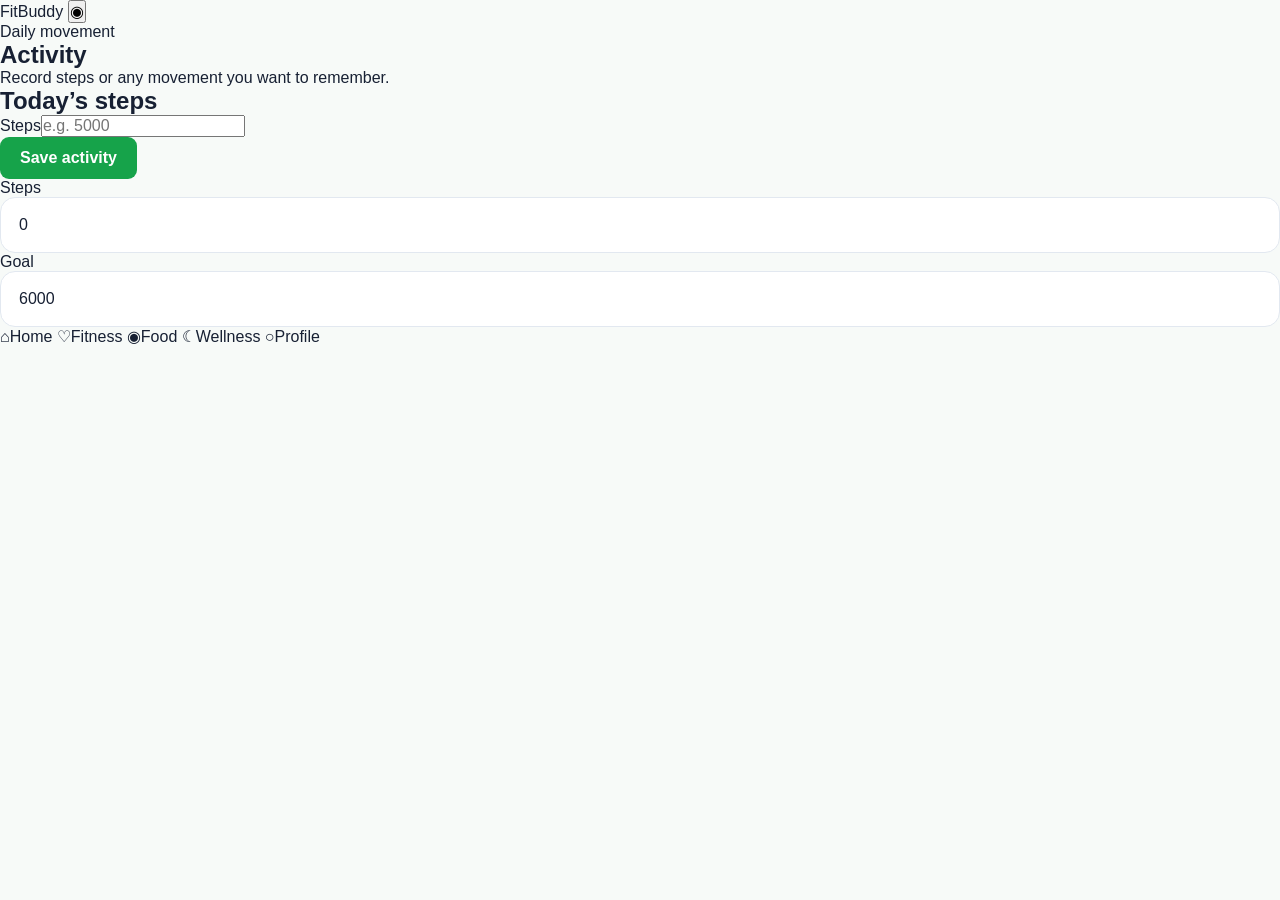
<file: activity.html>
<!DOCTYPE html>
<html lang="en"><head><meta charset="UTF-8"><meta name="viewport" content="width=device-width,initial-scale=1.0">
<title>Activity | FitBuddy</title><link rel="stylesheet" href="style.css"></head>
<body><div id="toast" class="toast"></div><main class="app">
<header class="topbar">
  <a class="brand" href="index.html">Fit<span>Buddy</span></a>
  <button class="icon-btn" onclick="location.href='profile.html'">◉</button>
</header>
<section class="page">
<div class="hero"><div class="eyebrow">Daily movement</div><h1>Activity</h1><p class="muted">Record steps or any movement you want to remember.</p></div>
<div class="card"><h2>Today’s steps</h2><div class="form-group"><label>Steps</label><input id="stepsInput" type="number" min="0" placeholder="e.g. 5000"></div><button class="btn primary" onclick="saveSteps()">Save activity</button></div>
<div class="section grid grid2"><div class="card"><div class="label">Steps</div><div class="stat" id="activitySteps">0</div></div><div class="card"><div class="label">Goal</div><div class="stat">6000</div></div></div>
</section>
<div class="nav">
<a href="index.html" data-nav="home"><span class="nav-icon">⌂</span>Home</a>
<a href="fitness.html" data-nav="fitness"><span class="nav-icon">♡</span>Fitness</a>
<a href="food.html" data-nav="food"><span class="nav-icon">◉</span>Food</a>
<a href="wellness.html" data-nav="wellness"><span class="nav-icon">☾</span>Wellness</a>
<a href="profile.html" data-nav="profile"><span class="nav-icon">○</span>Profile</a>
</div>
</main>
<script src="script.js"></script></body></html>
</file>
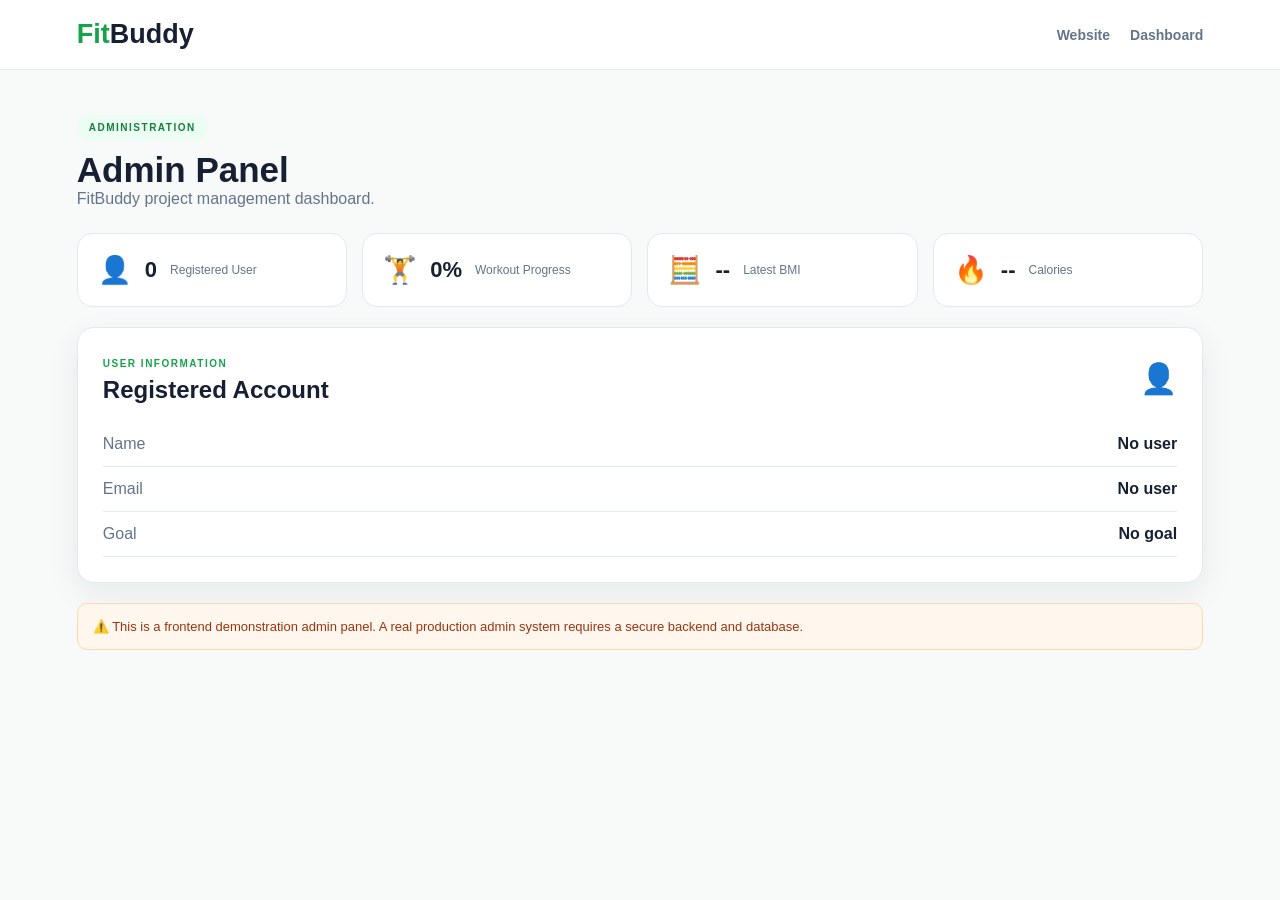
<file: admin.html>
<!DOCTYPE html>
<html lang="en">
<head>
    <meta charset="UTF-8">
    <meta name="viewport" content="width=device-width, initial-scale=1.0">
    <title>FitBuddy | Admin Panel</title>
    <link rel="stylesheet" href="style.css">
</head>
<body>

<header class="navbar">

    <a href="index.html" class="logo">
        <span>Fit</span>Buddy
    </a>

    <nav>
        <a href="index.html">Website</a>
        <a href="dashboard.html">Dashboard</a>
    </nav>

</header>

<main class="admin-container">

    <div class="simple-title">
        <span class="tag">ADMINISTRATION</span>
        <h1>Admin Panel</h1>
        <p>FitBuddy project management dashboard.</p>
    </div>


    <div class="admin-stats">

        <div>
            <span>👤</span>
            <strong id="adminUsers">0</strong>
            <small>Registered User</small>
        </div>

        <div>
            <span>🏋️</span>
            <strong id="adminWorkout">0%</strong>
            <small>Workout Progress</small>
        </div>

        <div>
            <span>🧮</span>
            <strong id="adminBMI">--</strong>
            <small>Latest BMI</small>
        </div>

        <div>
            <span>🔥</span>
            <strong id="adminCalories">--</strong>
            <small>Calories</small>
        </div>

    </div>


    <div class="panel">

        <div class="panel-heading">
            <div>
                <span>USER INFORMATION</span>
                <h2>Registered Account</h2>
            </div>
            <span class="panel-emoji">👤</span>
        </div>

        <div class="record-list">

            <div>
                <span>Name</span>
                <strong id="adminName">No user</strong>
            </div>

            <div>
                <span>Email</span>
                <strong id="adminEmail">No user</strong>
            </div>

            <div>
                <span>Goal</span>
                <strong id="adminGoal">No goal</strong>
            </div>

        </div>

    </div>


    <div class="admin-note">
        ⚠️ This is a frontend demonstration admin panel.
        A real production admin system requires a secure backend
        and database.
    </div>

</main>

<script src="script.js"></script>
</body>
</html>
</file>
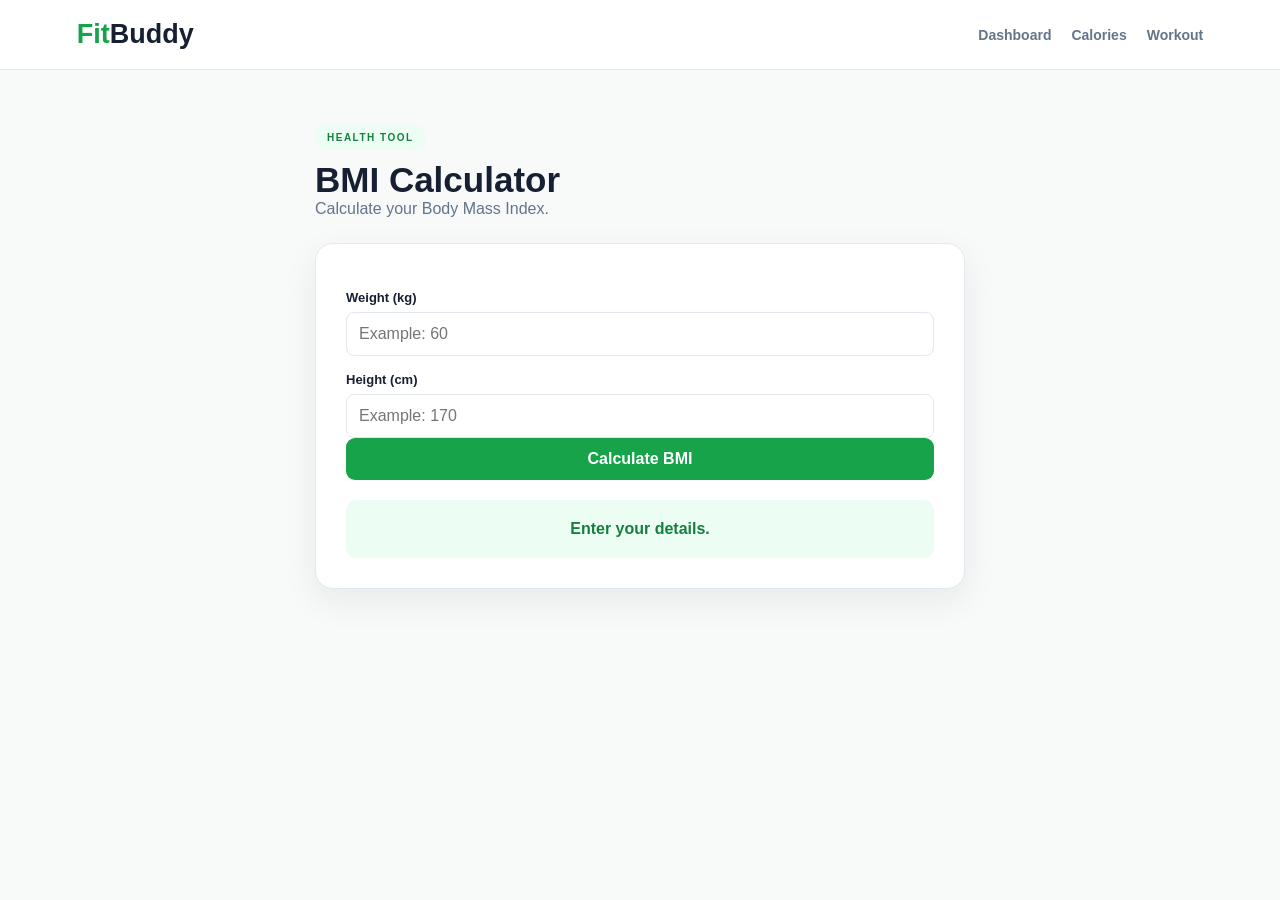
<file: bmi.html>
<!DOCTYPE html>
<html lang="en">
<head>
    <meta charset="UTF-8">
    <meta name="viewport" content="width=device-width, initial-scale=1.0">
    <title>FitBuddy | BMI Calculator</title>
    <link rel="stylesheet" href="style.css">
</head>
<body>

<header class="navbar">

    <a href="dashboard.html" class="logo">
        <span>Fit</span>Buddy
    </a>

    <nav>
        <a href="dashboard.html">Dashboard</a>
        <a href="calories.html">Calories</a>
        <a href="workout.html">Workout</a>
    </nav>

</header>

<main class="calculator-page">

    <div class="simple-title">
        <span class="tag">HEALTH TOOL</span>
        <h1>BMI Calculator</h1>
        <p>Calculate your Body Mass Index.</p>
    </div>


    <div class="calculator-card">

        <label>Weight (kg)</label>
        <input type="number" id="bmiWeight" placeholder="Example: 60">

        <label>Height (cm)</label>
        <input type="number" id="bmiHeight" placeholder="Example: 170">

        <button class="btn primary full" onclick="calculateBMI()">
            Calculate BMI
        </button>

        <div id="bmiResult" class="result-box">
            Enter your details.
        </div>

    </div>

</main>

<script src="script.js"></script>
</body>
</html>
</file>
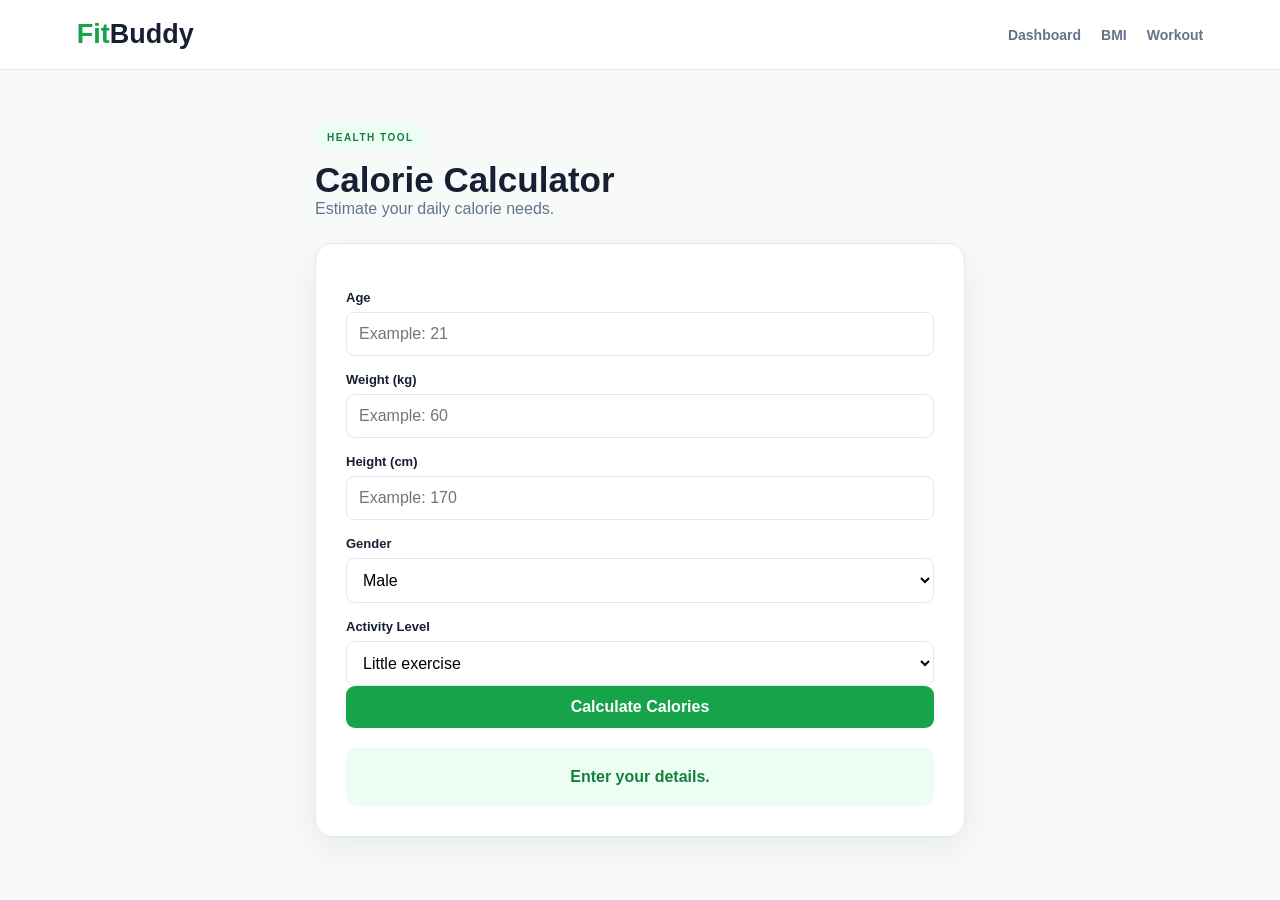
<file: calories.html>
<!DOCTYPE html>
<html lang="en">
<head>
    <meta charset="UTF-8">
    <meta name="viewport" content="width=device-width, initial-scale=1.0">
    <title>FitBuddy | Calories</title>
    <link rel="stylesheet" href="style.css">
</head>
<body>

<header class="navbar">

    <a href="dashboard.html" class="logo">
        <span>Fit</span>Buddy
    </a>

    <nav>
        <a href="dashboard.html">Dashboard</a>
        <a href="bmi.html">BMI</a>
        <a href="workout.html">Workout</a>
    </nav>

</header>

<main class="calculator-page">

    <div class="simple-title">
        <span class="tag">HEALTH TOOL</span>
        <h1>Calorie Calculator</h1>
        <p>Estimate your daily calorie needs.</p>
    </div>


    <div class="calculator-card">

        <label>Age</label>
        <input type="number" id="calAge" placeholder="Example: 21">

        <label>Weight (kg)</label>
        <input type="number" id="calWeight" placeholder="Example: 60">

        <label>Height (cm)</label>
        <input type="number" id="calHeight" placeholder="Example: 170">

        <label>Gender</label>

        <select id="calGender">
            <option value="male">Male</option>
            <option value="female">Female</option>
        </select>

        <label>Activity Level</label>

        <select id="activityLevel">
            <option value="1.2">Little exercise</option>
            <option value="1.375">Light exercise</option>
            <option value="1.55">Moderate exercise</option>
            <option value="1.725">Heavy exercise</option>
            <option value="1.9">Very heavy exercise</option>
        </select>

        <button class="btn primary full" onclick="calculateCalories()">
            Calculate Calories
        </button>

        <div id="calorieResult" class="result-box">
            Enter your details.
        </div>

    </div>

</main>

<script src="script.js"></script>
</body>
</html>
</file>
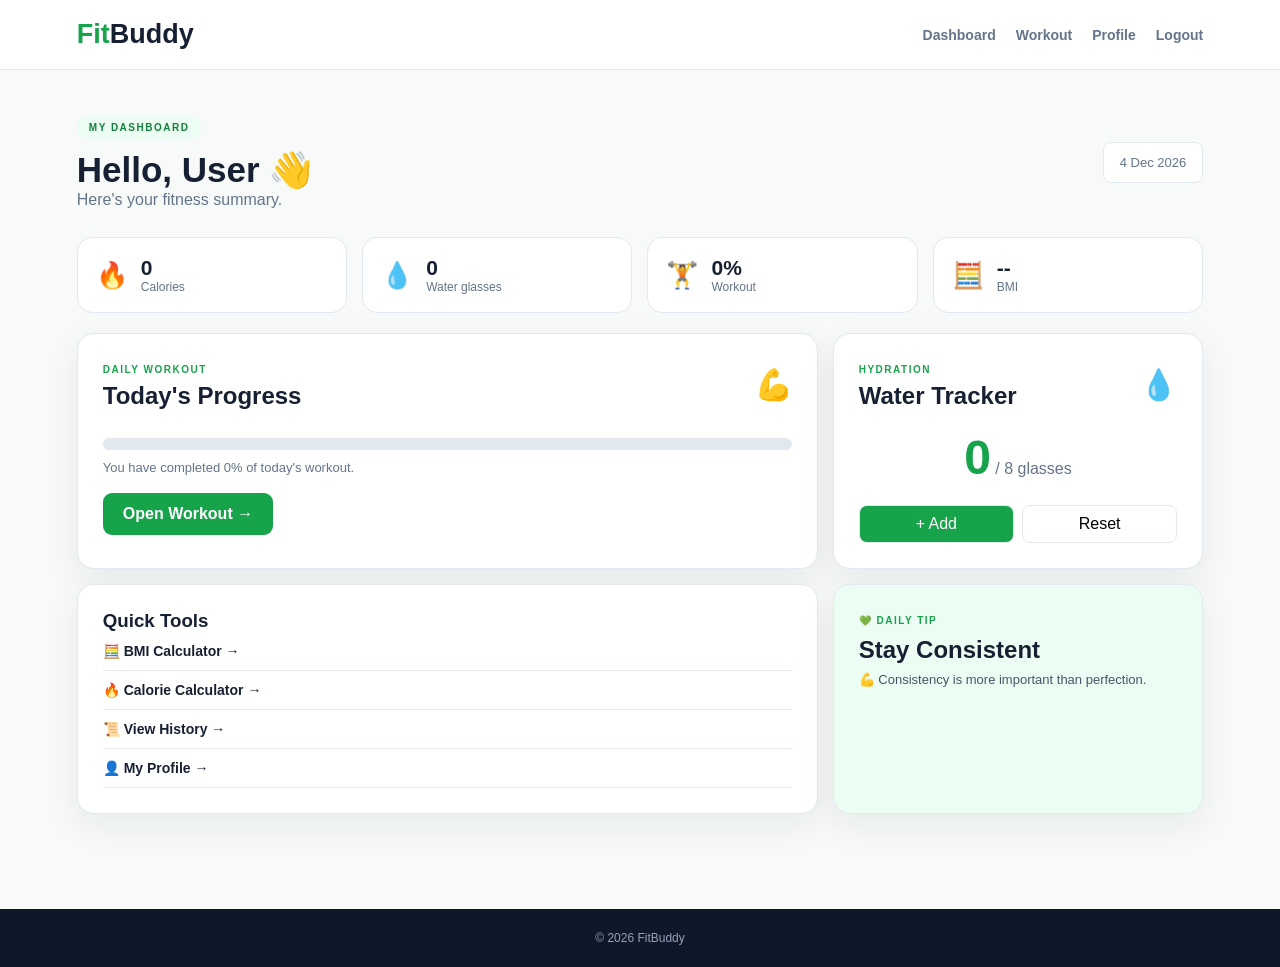
<file: dashboard.html>
<!DOCTYPE html>
<html lang="en">
<head>
    <meta charset="UTF-8">
    <meta name="viewport" content="width=device-width, initial-scale=1.0">
    <title>FitBuddy | Dashboard</title>
    <link rel="stylesheet" href="style.css">
</head>
<body>

<header class="navbar">

    <a href="index.html" class="logo">
        <span>Fit</span>Buddy
    </a>

    <nav>
        <a href="dashboard.html">Dashboard</a>
        <a href="workout.html">Workout</a>
        <a href="profile.html">Profile</a>
        <a href="#" onclick="logoutUser()">Logout</a>
    </nav>

</header>

<main class="app-container">

    <div class="page-title">
        <div>
            <span class="tag">MY DASHBOARD</span>
            <h1>Hello, <span id="dashboardName">User</span> 👋</h1>
            <p>Here's your fitness summary.</p>
        </div>

        <div class="date-box" id="todayDate"></div>
    </div>


    <div class="stats-grid">

        <div class="stat">
            <div class="stat-icon">🔥</div>
            <div>
                <strong id="calorieStat">0</strong>
                <small>Calories</small>
            </div>
        </div>

        <div class="stat">
            <div class="stat-icon">💧</div>
            <div>
                <strong id="waterStat">0</strong>
                <small>Water glasses</small>
            </div>
        </div>

        <div class="stat">
            <div class="stat-icon">🏋️</div>
            <div>
                <strong id="workoutStat">0%</strong>
                <small>Workout</small>
            </div>
        </div>

        <div class="stat">
            <div class="stat-icon">🧮</div>
            <div>
                <strong id="bmiStat">--</strong>
                <small>BMI</small>
            </div>
        </div>

    </div>


    <div class="dashboard-grid">

        <div class="panel">
            <div class="panel-heading">
                <div>
                    <span>DAILY WORKOUT</span>
                    <h2>Today's Progress</h2>
                </div>
                <span class="panel-emoji">💪</span>
            </div>

            <div class="progress">
                <div id="progressBar"></div>
            </div>

            <p id="progressText">
                Start your workout to track progress.
            </p>

            <a href="workout.html" class="btn primary">
                Open Workout →
            </a>
        </div>


        <div class="panel">

            <div class="panel-heading">
                <div>
                    <span>HYDRATION</span>
                    <h2>Water Tracker</h2>
                </div>
                <span class="panel-emoji">💧</span>
            </div>

            <div class="water-display">
                <strong id="waterDisplay">0</strong>
                <span>/ 8 glasses</span>
            </div>

            <div class="small-buttons">
                <button onclick="addWater()">+ Add</button>
                <button onclick="resetWater()">Reset</button>
            </div>

        </div>


        <div class="panel quick-panel">

            <h3>Quick Tools</h3>

            <a href="bmi.html">🧮 BMI Calculator →</a>
            <a href="calories.html">🔥 Calorie Calculator →</a>
            <a href="history.html">📜 View History →</a>
            <a href="profile.html">👤 My Profile →</a>

        </div>


        <div class="panel tip-panel">

            <span>💚 DAILY TIP</span>

            <h2>Stay Consistent</h2>

            <p id="dailyTip">
                Small healthy habits every day can make
                a big difference over time.
            </p>

        </div>

    </div>

</main>

<footer>
    <p>© 2026 FitBuddy</p>
</footer>

<script src="script.js"></script>
</body>
</html>
</file>
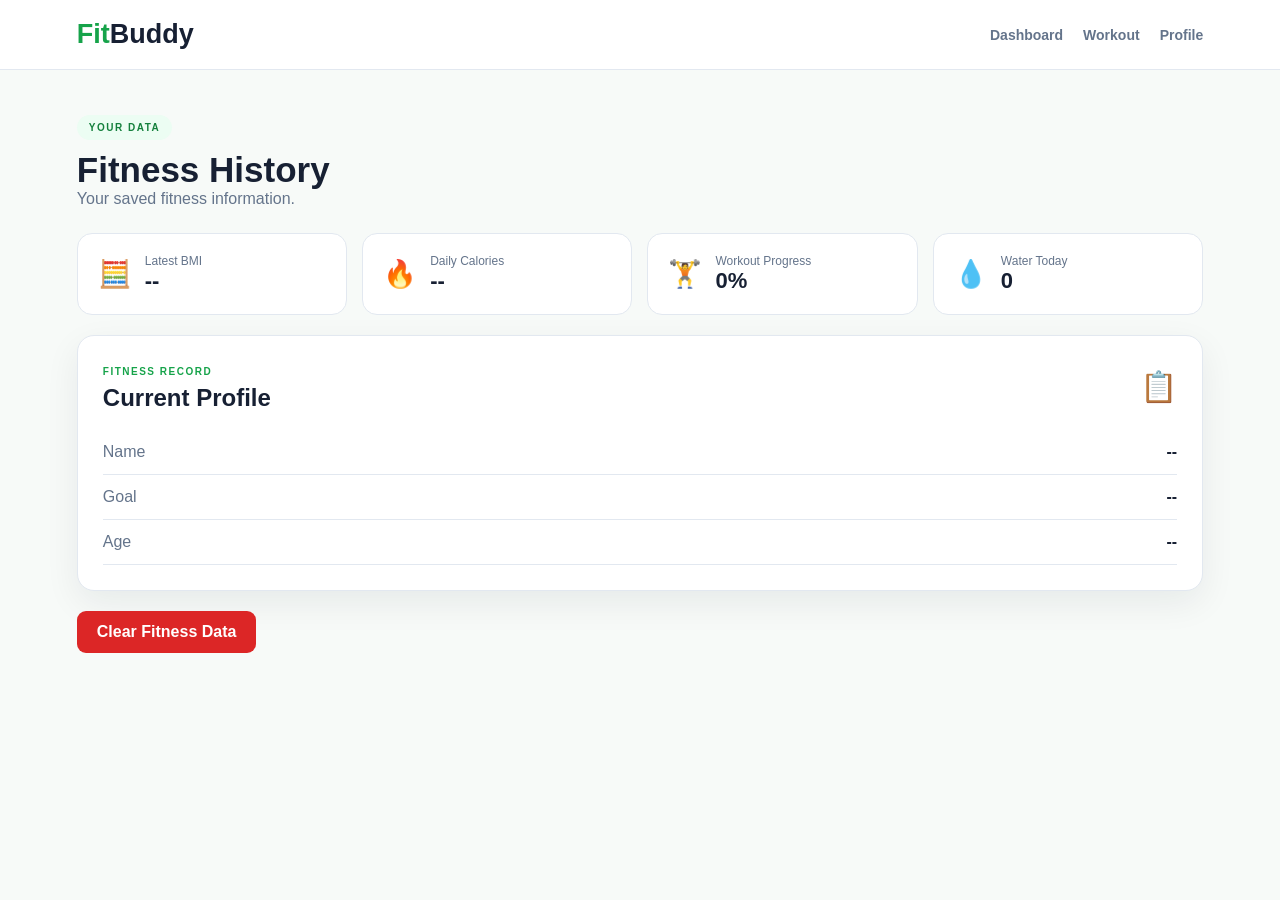
<file: history.html>
<!DOCTYPE html>
<html lang="en">
<head>
    <meta charset="UTF-8">
    <meta name="viewport" content="width=device-width, initial-scale=1.0">
    <title>FitBuddy | History</title>
    <link rel="stylesheet" href="style.css">
</head>
<body>

<header class="navbar">

    <a href="dashboard.html" class="logo">
        <span>Fit</span>Buddy
    </a>

    <nav>
        <a href="dashboard.html">Dashboard</a>
        <a href="workout.html">Workout</a>
        <a href="profile.html">Profile</a>
    </nav>

</header>

<main class="app-container">

    <div class="simple-title">
        <span class="tag">YOUR DATA</span>
        <h1>Fitness History</h1>
        <p>Your saved fitness information.</p>
    </div>


    <div class="history-grid">

        <div class="history-card">
            <span>🧮</span>
            <div>
                <small>Latest BMI</small>
                <strong id="historyBMI">--</strong>
            </div>
        </div>


        <div class="history-card">
            <span>🔥</span>
            <div>
                <small>Daily Calories</small>
                <strong id="historyCalories">--</strong>
            </div>
        </div>


        <div class="history-card">
            <span>🏋️</span>
            <div>
                <small>Workout Progress</small>
                <strong id="historyWorkout">0%</strong>
            </div>
        </div>


        <div class="history-card">
            <span>💧</span>
            <div>
                <small>Water Today</small>
                <strong id="historyWater">0</strong>
            </div>
        </div>

    </div>


    <div class="panel">

        <div class="panel-heading">
            <div>
                <span>FITNESS RECORD</span>
                <h2>Current Profile</h2>
            </div>
            <span class="panel-emoji">📋</span>
        </div>

        <div class="record-list">

            <div>
                <span>Name</span>
                <strong id="historyName">--</strong>
            </div>

            <div>
                <span>Goal</span>
                <strong id="historyGoal">--</strong>
            </div>

            <div>
                <span>Age</span>
                <strong id="historyAge">--</strong>
            </div>

        </div>

    </div>


    <button class="btn danger" onclick="clearFitnessData()">
        Clear Fitness Data
    </button>

</main>

<script src="script.js"></script>
</body>
</html>
</file>
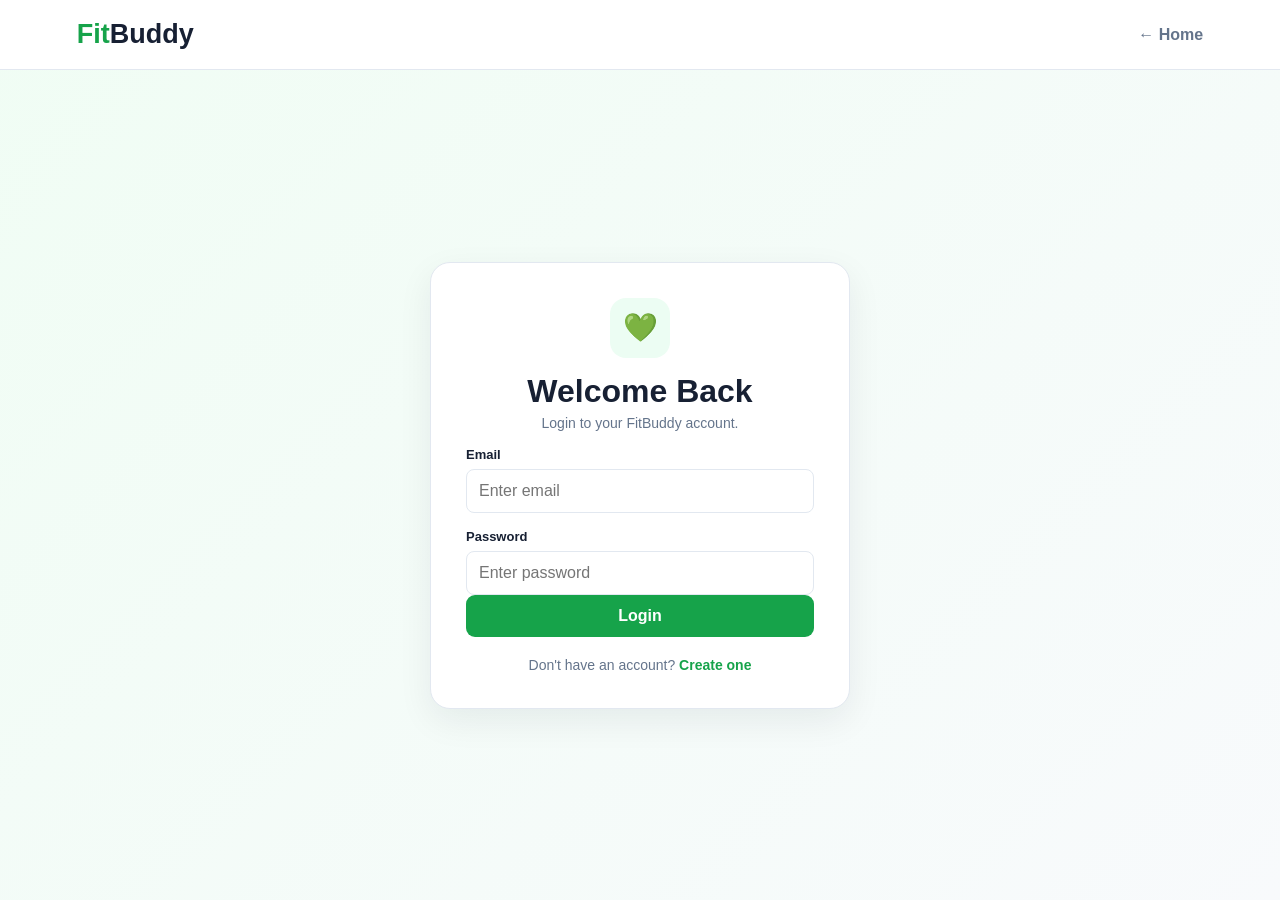
<file: login.html>
<!DOCTYPE html>
<html lang="en">
<head>
    <meta charset="UTF-8">
    <meta name="viewport" content="width=device-width, initial-scale=1.0">
    <title>FitBuddy | Login</title>
    <link rel="stylesheet" href="style.css">
</head>
<body class="auth-page">

<header class="navbar">
    <a href="index.html" class="logo"><span>Fit</span>Buddy</a>
    <a href="index.html" class="back">← Home</a>
</header>

<main class="auth-wrapper">

    <div class="auth-card">

        <div class="auth-icon">💚</div>

        <h1>Welcome Back</h1>
        <p>Login to your FitBuddy account.</p>

        <label>Email</label>
        <input type="email" id="loginEmail" placeholder="Enter email">

        <label>Password</label>
        <input type="password" id="loginPassword" placeholder="Enter password">

        <button class="btn primary full" onclick="loginUser()">
            Login
        </button>

        <div id="loginMessage" class="message"></div>

        <p class="auth-link">
            Don't have an account?
            <a href="signup.html">Create one</a>
        </p>

    </div>

</main>

<script src="script.js"></script>
</body>
</html>
</file>
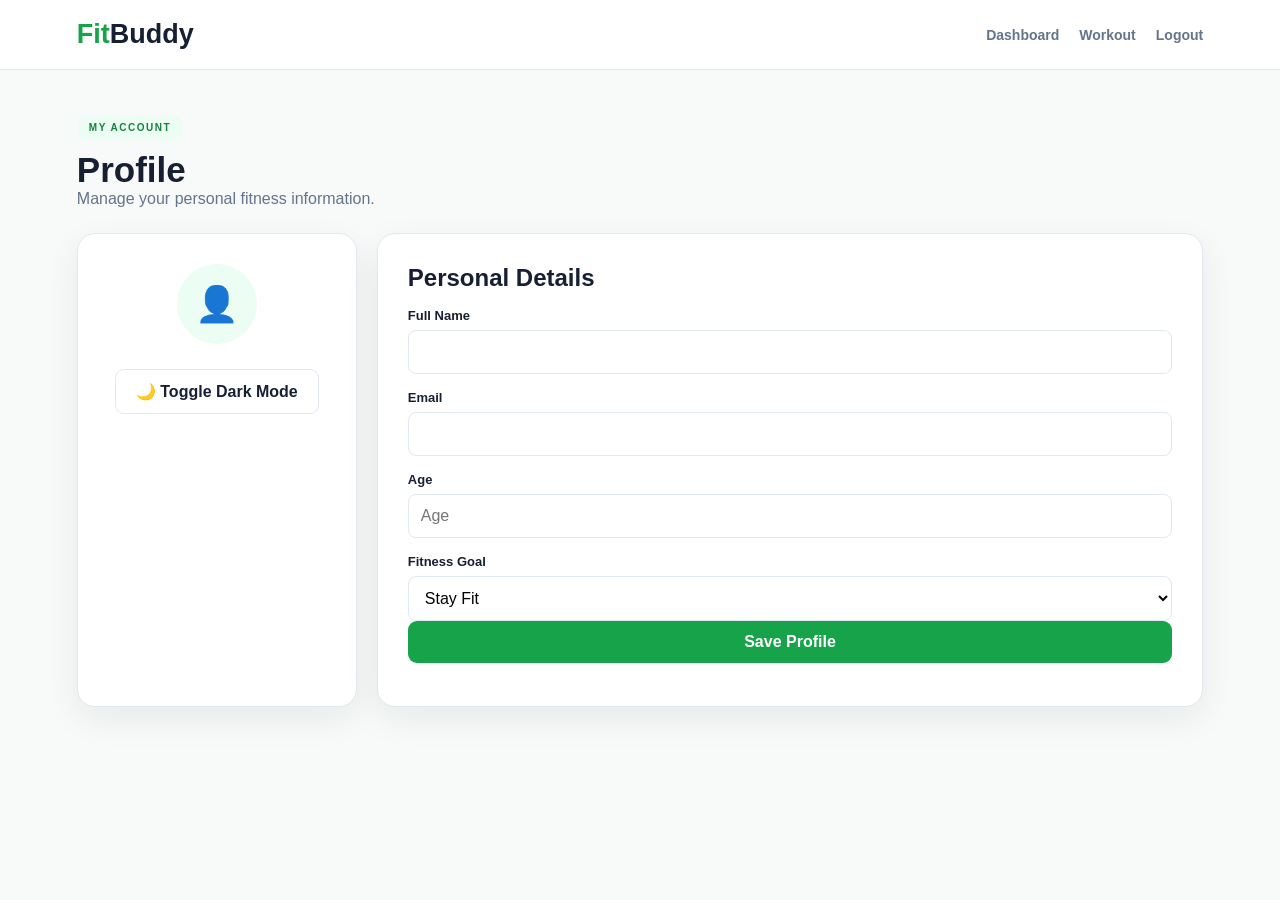
<file: profile.html>
<!DOCTYPE html>
<html lang="en">
<head>
    <meta charset="UTF-8">
    <meta name="viewport" content="width=device-width, initial-scale=1.0">
    <title>FitBuddy | Profile</title>
    <link rel="stylesheet" href="style.css">
</head>
<body>

<header class="navbar">

    <a href="dashboard.html" class="logo">
        <span>Fit</span>Buddy
    </a>

    <nav>
        <a href="dashboard.html">Dashboard</a>
        <a href="workout.html">Workout</a>
        <a href="#" onclick="logoutUser()">Logout</a>
    </nav>

</header>

<main class="app-container">

    <div class="simple-title">
        <span class="tag">MY ACCOUNT</span>
        <h1>Profile</h1>
        <p>Manage your personal fitness information.</p>
    </div>


    <div class="profile-layout">

        <div class="profile-card">

            <div class="profile-avatar">
                👤
            </div>

            <h2 id="profileName">User</h2>
            <p id="profileEmail">email@example.com</p>

            <button class="btn secondary" onclick="toggleTheme()">
                🌙 Toggle Dark Mode
            </button>

        </div>


        <div class="form-card">

            <h2>Personal Details</h2>

            <label>Full Name</label>
            <input type="text" id="profileNameInput">

            <label>Email</label>
            <input type="email" id="profileEmailInput">

            <label>Age</label>
            <input type="number" id="profileAge" placeholder="Age">

            <label>Fitness Goal</label>

            <select id="profileGoal">
                <option value="Weight Loss">Weight Loss</option>
                <option value="Muscle Gain">Muscle Gain</option>
                <option value="Stay Fit">Stay Fit</option>
                <option value="Improve Endurance">Improve Endurance</option>
            </select>

            <button class="btn primary full" onclick="saveProfile()">
                Save Profile
            </button>

            <div id="profileMessage" class="message"></div>

        </div>

    </div>

</main>

<script src="script.js"></script>
</body>
</html>
</file>
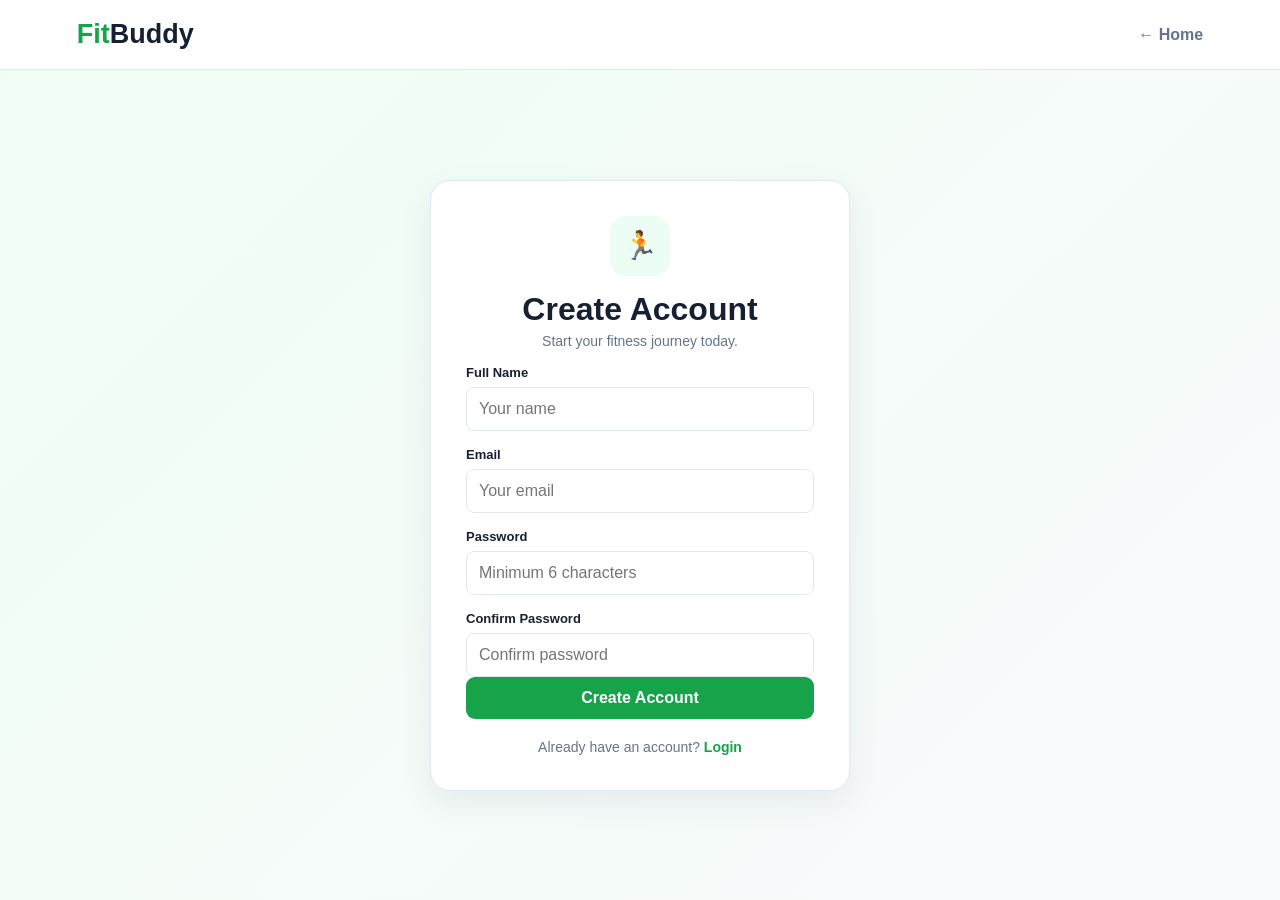
<file: signup.html>
<!DOCTYPE html>
<html lang="en">
<head>
    <meta charset="UTF-8">
    <meta name="viewport" content="width=device-width, initial-scale=1.0">
    <title>FitBuddy | Sign Up</title>
    <link rel="stylesheet" href="style.css">
</head>
<body class="auth-page">

<header class="navbar">
    <a href="index.html" class="logo"><span>Fit</span>Buddy</a>
    <a href="index.html" class="back">← Home</a>
</header>

<main class="auth-wrapper">

    <div class="auth-card">

        <div class="auth-icon">🏃</div>

        <h1>Create Account</h1>
        <p>Start your fitness journey today.</p>

        <label>Full Name</label>
        <input type="text" id="signupName" placeholder="Your name">

        <label>Email</label>
        <input type="email" id="signupEmail" placeholder="Your email">

        <label>Password</label>
        <input type="password" id="signupPassword" placeholder="Minimum 6 characters">

        <label>Confirm Password</label>
        <input type="password" id="signupConfirm" placeholder="Confirm password">

        <button class="btn primary full" onclick="signupUser()">
            Create Account
        </button>

        <div id="signupMessage" class="message"></div>

        <p class="auth-link">
            Already have an account?
            <a href="login.html">Login</a>
        </p>

    </div>

</main>

<script src="script.js"></script>
</body>
</html>
</file>
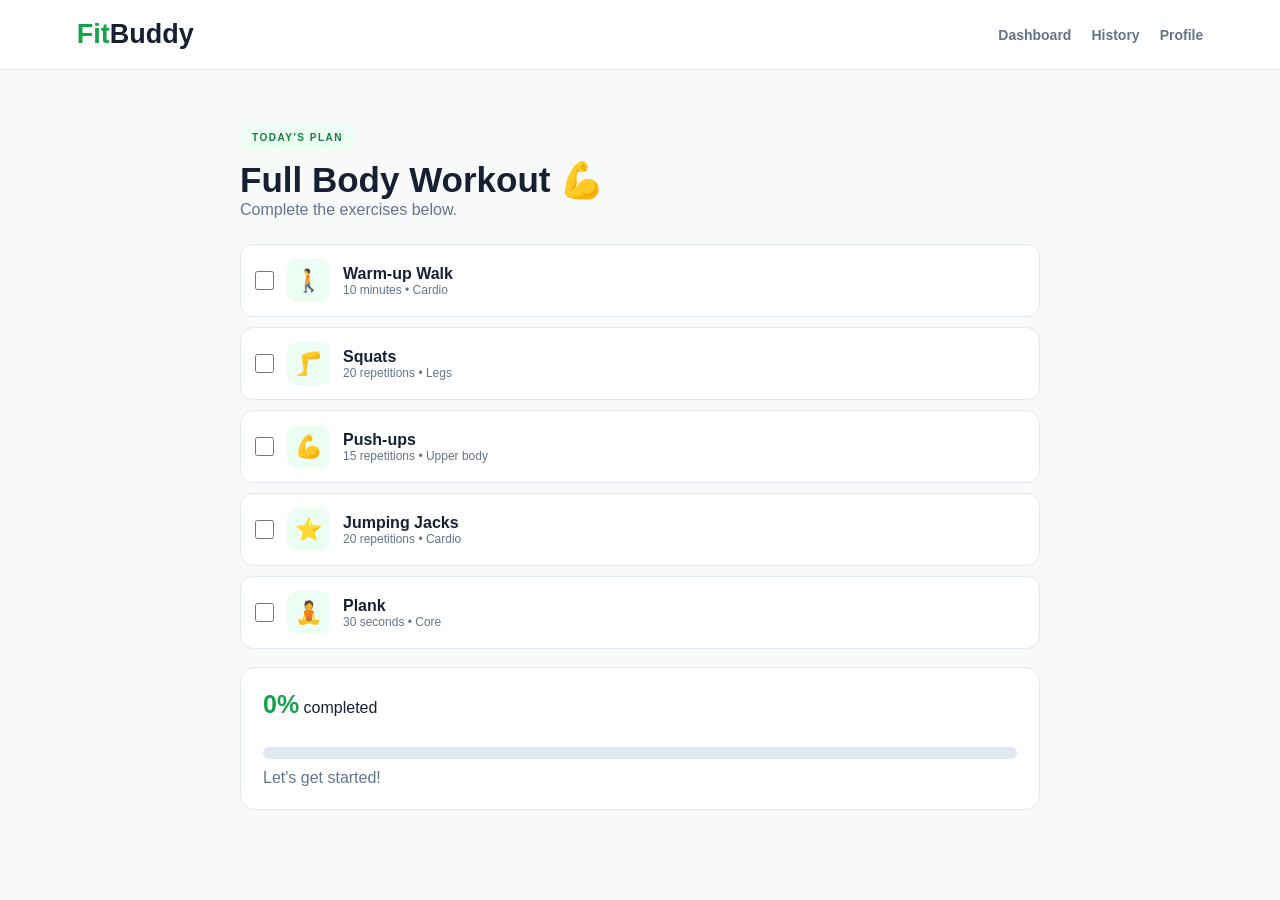
<file: workout.html>
<!DOCTYPE html>
<html lang="en">
<head>
    <meta charset="UTF-8">
    <meta name="viewport" content="width=device-width, initial-scale=1.0">
    <title>FitBuddy | Workout</title>
    <link rel="stylesheet" href="style.css">
</head>
<body>

<header class="navbar">

    <a href="dashboard.html" class="logo">
        <span>Fit</span>Buddy
    </a>

    <nav>
        <a href="dashboard.html">Dashboard</a>
        <a href="history.html">History</a>
        <a href="profile.html">Profile</a>
    </nav>

</header>

<main class="workout-page">

    <div class="simple-title">
        <span class="tag">TODAY'S PLAN</span>
        <h1>Full Body Workout 💪</h1>
        <p>Complete the exercises below.</p>
    </div>


    <div class="workout-card-list">

        <label class="exercise">
            <input type="checkbox" class="exerciseCheck" onchange="updateWorkout()">
            <span class="exercise-icon">🚶</span>
            <span class="exercise-details">
                <strong>Warm-up Walk</strong>
                <small>10 minutes • Cardio</small>
            </span>
        </label>


        <label class="exercise">
            <input type="checkbox" class="exerciseCheck" onchange="updateWorkout()">
            <span class="exercise-icon">🦵</span>
            <span class="exercise-details">
                <strong>Squats</strong>
                <small>20 repetitions • Legs</small>
            </span>
        </label>


        <label class="exercise">
            <input type="checkbox" class="exerciseCheck" onchange="updateWorkout()">
            <span class="exercise-icon">💪</span>
            <span class="exercise-details">
                <strong>Push-ups</strong>
                <small>15 repetitions • Upper body</small>
            </span>
        </label>


        <label class="exercise">
            <input type="checkbox" class="exerciseCheck" onchange="updateWorkout()">
            <span class="exercise-icon">⭐</span>
            <span class="exercise-details">
                <strong>Jumping Jacks</strong>
                <small>20 repetitions • Cardio</small>
            </span>
        </label>


        <label class="exercise">
            <input type="checkbox" class="exerciseCheck" onchange="updateWorkout()">
            <span class="exercise-icon">🧘</span>
            <span class="exercise-details">
                <strong>Plank</strong>
                <small>30 seconds • Core</small>
            </span>
        </label>

    </div>


    <div class="workout-progress">

        <div>
            <strong id="workoutPercentage">0%</strong>
            completed
        </div>

        <div class="progress">
            <div id="workoutProgressBar"></div>
        </div>

        <p id="workoutMessage">
            Let's get started!
        </p>

    </div>

</main>

<script src="script.js"></script>
</body>
</html>
</file>
<file: style.css>
:root {
    --green: #16a34a;
    --green-dark: #15803d;
    --green-light: #ecfdf3;
    --dark: #0f172a;
    --text: #172033;
    --muted: #64748b;
    --bg: #f7faf8;
    --white: #ffffff;
    --border: #e2e8f0;
    --danger: #dc2626;
    --shadow: 0 12px 35px rgba(15, 23, 42, .07);
}

* {
    margin: 0;
    padding: 0;
    box-sizing: border-box;
}

body {
    font-family: Arial, Helvetica, sans-serif;
    background: var(--bg);
    color: var(--text);
}

a {
    text-decoration: none;
    color: inherit;
}

button,
input,
select {
    font: inherit;
}

.navbar {
    height: 70px;
    padding: 0 6%;
    background: var(--white);
    border-bottom: 1px solid var(--border);
    display: flex;
    align-items: center;
    justify-content: space-between;
}

.logo {
    font-size: 27px;
    font-weight: 900;
}

.logo span {
    color: var(--green);
}

.navbar nav {
    display: flex;
    align-items: center;
    gap: 20px;
}

.navbar nav a {
    color: var(--muted);
    font-size: 14px;
    font-weight: 700;
}

.navbar nav a:hover {
    color: var(--green);
}

.nav-btn {
    background: var(--green);
    color: white !important;
    padding: 10px 16px;
    border-radius: 8px;
}

.back {
    color: var(--muted);
    font-weight: 700;
}

.home {
    width: 88%;
    max-width: 1150px;
    margin: auto;
}

.hero-small {
    min-height: 520px;
    display: grid;
    grid-template-columns: 1.1fr .9fr;
    gap: 60px;
    align-items: center;
}

.tag {
    display: inline-block;
    color: var(--green-dark);
    background: var(--green-light);
    padding: 7px 12px;
    border-radius: 30px;
    font-size: 10px;
    font-weight: 900;
    letter-spacing: 1.5px;
}

.hero-text h1 {
    font-size: clamp(42px, 6vw, 67px);
    line-height: 1.03;
    margin: 18px 0;
    letter-spacing: -2px;
}

.hero-text h1 span {
    color: var(--green);
}

.hero-text p {
    color: var(--muted);
    max-width: 550px;
    font-size: 17px;
    line-height: 1.7;
}

.buttons {
    display: flex;
    gap: 12px;
    margin-top: 28px;
}

.btn {
    display: inline-block;
    border: none;
    cursor: pointer;
    padding: 12px 20px;
    border-radius: 9px;
    font-weight: 800;
    transition: .2s;
}

.primary {
    background: var(--green);
    color: white;
}

.primary:hover {
    background: var(--green-dark);
    transform: translateY(-2px);
}

.secondary {
    background: white;
    color: var(--text);
    border: 1px solid var(--border);
}

.secondary:hover {
    border-color: var(--green);
    color: var(--green);
}

.full {
    width: 100%;
    text-align: center;
}

.hero-photo img {
    height: 440px;
    width: 100%;
    object-fit: cover;
    border-radius: 25px;
    box-shadow: var(--shadow);
}

.quick-features {
    display: grid;
    grid-template-columns: repeat(4, 1fr);
    gap: 15px;
    margin: 20px 0 60px;
}

.quick-card {
    background: white;
    padding: 22px;
    border: 1px solid var(--border);
    border-radius: 15px;
    box-shadow: var(--shadow);
    transition: .2s;
}

.quick-card:hover {
    transform: translateY(-5px);
    border-color: #86efac;
}

.quick-card div {
    font-size: 28px;
}

.quick-card h3 {
    margin-top: 10px;
}

.quick-card p {
    color: var(--muted);
    font-size: 12px;
}

footer {
    background: var(--dark);
    color: #94a3b8;
    text-align: center;
    padding: 22px;
    font-size: 12px;
    margin-top: 50px;
}


/* AUTH */

.auth-page {
    min-height: 100vh;
    background: linear-gradient(135deg, #f0fdf4, #f8fafc);
}

.auth-wrapper {
    min-height: calc(100vh - 70px);
    display: flex;
    justify-content: center;
    align-items: center;
    padding: 35px 15px;
}

.auth-card {
    width: 100%;
    max-width: 420px;
    background: white;
    padding: 35px;
    border-radius: 20px;
    box-shadow: var(--shadow);
    border: 1px solid var(--border);
}

.auth-icon {
    width: 60px;
    height: 60px;
    margin: auto;
    background: var(--green-light);
    border-radius: 16px;
    display: flex;
    justify-content: center;
    align-items: center;
    font-size: 28px;
}

.auth-card h1 {
    text-align: center;
    margin: 15px 0 5px;
}

.auth-card > p {
    text-align: center;
    color: var(--muted);
    font-size: 14px;
}

.auth-card label,
.calculator-card label,
.form-card label {
    display: block;
    margin: 16px 0 7px;
    font-size: 13px;
    font-weight: 800;
}

.auth-card input,
.calculator-card input,
.calculator-card select,
.form-card input,
.form-card select {
    width: 100%;
    padding: 12px;
    border: 1px solid var(--border);
    border-radius: 8px;
    outline: none;
    background: white;
}

.auth-card input:focus,
.calculator-card input:focus,
.form-card input:focus {
    border-color: var(--green);
}

.message {
    text-align: center;
    margin-top: 13px;
    font-size: 13px;
    font-weight: 700;
}

.auth-link {
    margin-top: 20px;
}

.auth-link a {
    color: var(--green);
    font-weight: 800;
}


/* APP */

.app-container {
    width: 88%;
    max-width: 1150px;
    margin: auto;
    padding: 45px 0;
}

.page-title {
    display: flex;
    justify-content: space-between;
    align-items: center;
    margin-bottom: 28px;
}

.page-title h1,
.simple-title h1 {
    font-size: 35px;
    margin-top: 10px;
}

.page-title p,
.simple-title p {
    color: var(--muted);
}

.date-box {
    background: white;
    padding: 12px 16px;
    border: 1px solid var(--border);
    border-radius: 8px;
    color: var(--muted);
    font-size: 13px;
}

.stats-grid {
    display: grid;
    grid-template-columns: repeat(4, 1fr);
    gap: 15px;
    margin-bottom: 20px;
}

.stat {
    background: white;
    border: 1px solid var(--border);
    border-radius: 15px;
    padding: 18px;
    display: flex;
    align-items: center;
    gap: 13px;
}

.stat-icon {
    font-size: 26px;
}

.stat strong,
.stat small {
    display: block;
}

.stat strong {
    font-size: 21px;
}

.stat small {
    color: var(--muted);
    font-size: 12px;
}

.dashboard-grid {
    display: grid;
    grid-template-columns: 2fr 1fr;
    gap: 15px;
}

.panel {
    background: white;
    border: 1px solid var(--border);
    border-radius: 17px;
    padding: 25px;
    box-shadow: var(--shadow);
}

.panel-heading {
    display: flex;
    justify-content: space-between;
    align-items: center;
}

.panel-heading span:first-child,
.tip-panel > span {
    color: var(--green);
    font-size: 10px;
    font-weight: 900;
    letter-spacing: 1.5px;
}

.panel-heading h2 {
    margin-top: 5px;
}

.panel-emoji {
    font-size: 30px;
}

.progress {
    height: 12px;
    background: #e2e8f0;
    border-radius: 20px;
    overflow: hidden;
    margin: 28px 0 10px;
}

.progress div {
    height: 100%;
    width: 0;
    background: var(--green);
    transition: .3s;
}

.panel > p {
    color: var(--muted);
    font-size: 13px;
    margin-bottom: 18px;
}

.water-display {
    text-align: center;
    margin: 20px 0;
}

.water-display strong {
    font-size: 48px;
    color: var(--green);
}

.water-display span {
    color: var(--muted);
}

.small-buttons {
    display: flex;
    gap: 8px;
}

.small-buttons button {
    flex: 1;
    padding: 9px;
    border: 1px solid var(--border);
    background: white;
    border-radius: 8px;
    cursor: pointer;
}

.small-buttons button:first-child {
    background: var(--green);
    color: white;
}

.quick-panel a {
    display: block;
    padding: 11px 0;
    border-bottom: 1px solid var(--border);
    font-size: 14px;
    font-weight: 700;
}

.quick-panel a:hover {
    color: var(--green);
}

.tip-panel {
    background: var(--green-light);
}

.tip-panel h2 {
    margin: 8px 0;
}

.tip-panel p {
    color: #475569;
}


/* CALCULATOR */

.calculator-page {
    width: 90%;
    max-width: 650px;
    margin: auto;
    padding: 55px 0;
}

.simple-title {
    margin-bottom: 25px;
}

.calculator-card,
.form-card {
    background: white;
    padding: 30px;
    border: 1px solid var(--border);
    border-radius: 18px;
    box-shadow: var(--shadow);
}

.result-box {
    background: var(--green-light);
    color: var(--green-dark);
    padding: 20px;
    border-radius: 10px;
    text-align: center;
    margin-top: 20px;
    font-weight: 700;
}


/* PROFILE */

.profile-layout {
    display: grid;
    grid-template-columns: 280px 1fr;
    gap: 20px;
}

.profile-card {
    background: white;
    border: 1px solid var(--border);
    border-radius: 18px;
    padding: 30px;
    text-align: center;
    box-shadow: var(--shadow);
}

.profile-avatar {
    width: 80px;
    height: 80px;
    margin: 0 auto 15px;
    background: var(--green-light);
    border-radius: 50%;
    display: flex;
    justify-content: center;
    align-items: center;
    font-size: 35px;
}

.profile-card p {
    color: var(--muted);
    margin-bottom: 25px;
}

.form-card h2 {
    margin-bottom: 5px;
}


/* WORKOUT */

.workout-page {
    width: 90%;
    max-width: 800px;
    margin: auto;
    padding: 55px 0;
}

.workout-card-list {
    display: grid;
    gap: 10px;
}

.exercise {
    background: white;
    border: 1px solid var(--border);
    border-radius: 13px;
    padding: 14px;
    display: flex;
    align-items: center;
    gap: 13px;
    cursor: pointer;
}

.exercise:hover {
    border-color: var(--green);
}

.exercise input {
    width: 19px;
    height: 19px;
    accent-color: var(--green);
}

.exercise-icon {
    width: 43px;
    height: 43px;
    background: var(--green-light);
    border-radius: 10px;
    display: flex;
    justify-content: center;
    align-items: center;
    font-size: 22px;
}

.exercise-details {
    flex: 1;
}

.exercise-details strong,
.exercise-details small {
    display: block;
}

.exercise-details small {
    color: var(--muted);
    font-size: 12px;
}

.workout-progress {
    margin-top: 18px;
    background: white;
    border: 1px solid var(--border);
    padding: 22px;
    border-radius: 15px;
}

.workout-progress strong {
    color: var(--green);
    font-size: 25px;
}

.workout-progress p {
    color: var(--muted);
}


/* HISTORY */

.history-grid,
.admin-stats {
    display: grid;
    grid-template-columns: repeat(4, 1fr);
    gap: 15px;
    margin-bottom: 20px;
}

.history-card,
.admin-stats > div {
    background: white;
    border: 1px solid var(--border);
    border-radius: 15px;
    padding: 20px;
    display: flex;
    gap: 13px;
    align-items: center;
}

.history-card > span,
.admin-stats > div > span {
    font-size: 27px;
}

.history-card small,
.history-card strong,
.admin-stats strong,
.admin-stats small {
    display: block;
}

.history-card small,
.admin-stats small {
    color: var(--muted);
    font-size: 12px;
}

.history-card strong,
.admin-stats strong {
    font-size: 22px;
}

.record-list {
    margin-top: 18px;
}

.record-list div {
    display: flex;
    justify-content: space-between;
    padding: 13px 0;
    border-bottom: 1px solid var(--border);
}

.record-list span {
    color: var(--muted);
}

.danger {
    background: var(--danger);
    color: white;
    margin-top: 20px;
}

.admin-container {
    width: 88%;
    max-width: 1150px;
    margin: auto;
    padding: 45px 0;
}

.admin-note {
    background: #fff7ed;
    color: #9a3412;
    border: 1px solid #fed7aa;
    border-radius: 10px;
    padding: 15px;
    margin-top: 20px;
    font-size: 13px;
}


/* DARK */

body.dark {
    --bg: #0f172a;
    --white: #1e293b;
    --text: #f8fafc;
    --muted: #94a3b8;
    --border: #334155;
    --green-light: #123522;
}

body.dark .navbar,
body.dark .quick-card,
body.dark .auth-card,
body.dark .stat,
body.dark .panel,
body.dark .calculator-card,
body.dark .form-card,
body.dark .profile-card,
body.dark .exercise,
body.dark .workout-progress,
body.dark .history-card,
body.dark .admin-stats > div,
body.dark .date-box {
    background: var(--white);
}

body.dark input,
body.dark select {
    background: #0f172a;
    color: white;
}

body.dark .secondary,
body.dark .small-buttons button {
    background: var(--white);
    color: white;
}


/* MOBILE */

@media(max-width:900px) {

    .hero-small {
        grid-template-columns: 1fr;
        gap: 30px;
        padding: 50px 0;
    }

    .hero-photo {
        max-width: 550px;
    }

    .quick-features,
    .stats-grid,
    .history-grid,
    .admin-stats {
        grid-template-columns: repeat(2, 1fr);
    }

    .dashboard-grid {
        grid-template-columns: 1fr;
    }

    .profile-layout {
        grid-template-columns: 1fr;
    }
}

@media(max-width:600px) {

    .navbar {
        padding: 0 5%;
    }

    .navbar nav {
        gap: 9px;
    }

    .navbar nav a {
        font-size: 11px;
    }

    .nav-btn {
        padding: 8px 10px;
    }

    .hero-text h1 {
        font-size: 43px;
    }

    .hero-photo img {
        height: 330px;
    }

    .quick-features,
    .stats-grid,
    .history-grid,
    .admin-stats {
        grid-template-columns: 1fr 1fr;
    }

    .app-container,
    .admin-container {
        padding-top: 30px;
    }

    .page-title {
        display: block;
    }

    .date-box {
        display: inline-block;
        margin-top: 12px;
    }

    .page-title h1,
    .simple-title h1 {
        font-size: 30px;
    }

    .auth-card,
    .calculator-card,
    .form-card {
        padding: 24px;
    }
}
</file>
